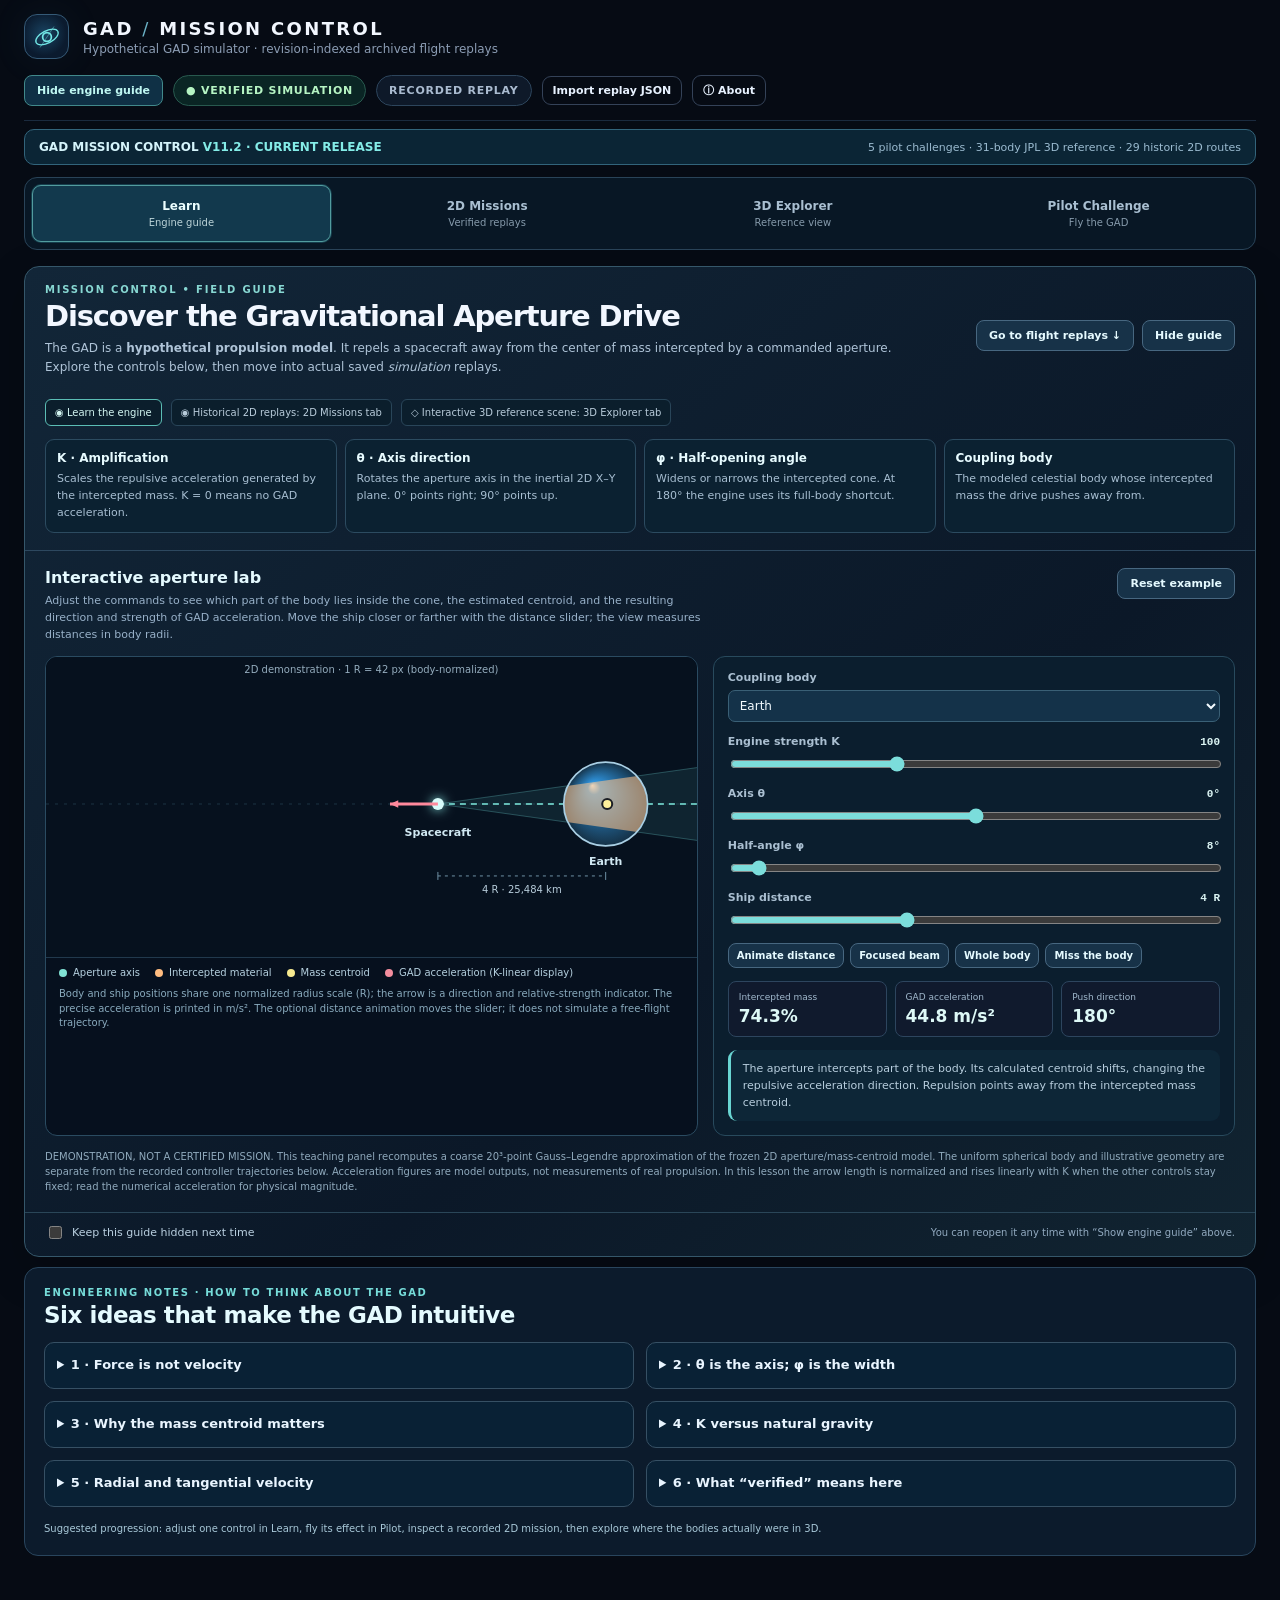
<file: index.html>
<!doctype html>
<html lang="en">
<head>
<meta charset="utf-8">
<meta name="viewport" content="width=device-width,initial-scale=1">
<meta name="color-scheme" content="dark">
<meta name="description" content="GAD Mission Control: interactive educational physics, archived two-dimensional flight replays and JPL Solar System exploration.">
<title>GAD Mission Control · V11.2</title>
<style>html,body{margin:0;background:#060b14;color:#b5d6eb;font:15px system-ui}main{max-width:650px;padding:42px 24px;margin:auto}h1{color:#eafaff;font-size:23px}small{color:#8ea4bd}</style>
</head>
<body>
<main id="boot" role="status"><h1>GAD Mission Control V11.2</h1><p>Loading the current learning lab, mission replay library, JPL 3D viewer, and pilot scenarios…</p><small>The optional high-fidelity moon archive loads only when requested.</small></main>
<noscript>Mission Control requires JavaScript to display simulations.</noscript>
<script defer src="./assets/bootstrap-v11.js?release=11-2"></script>
</body></html>
</file>
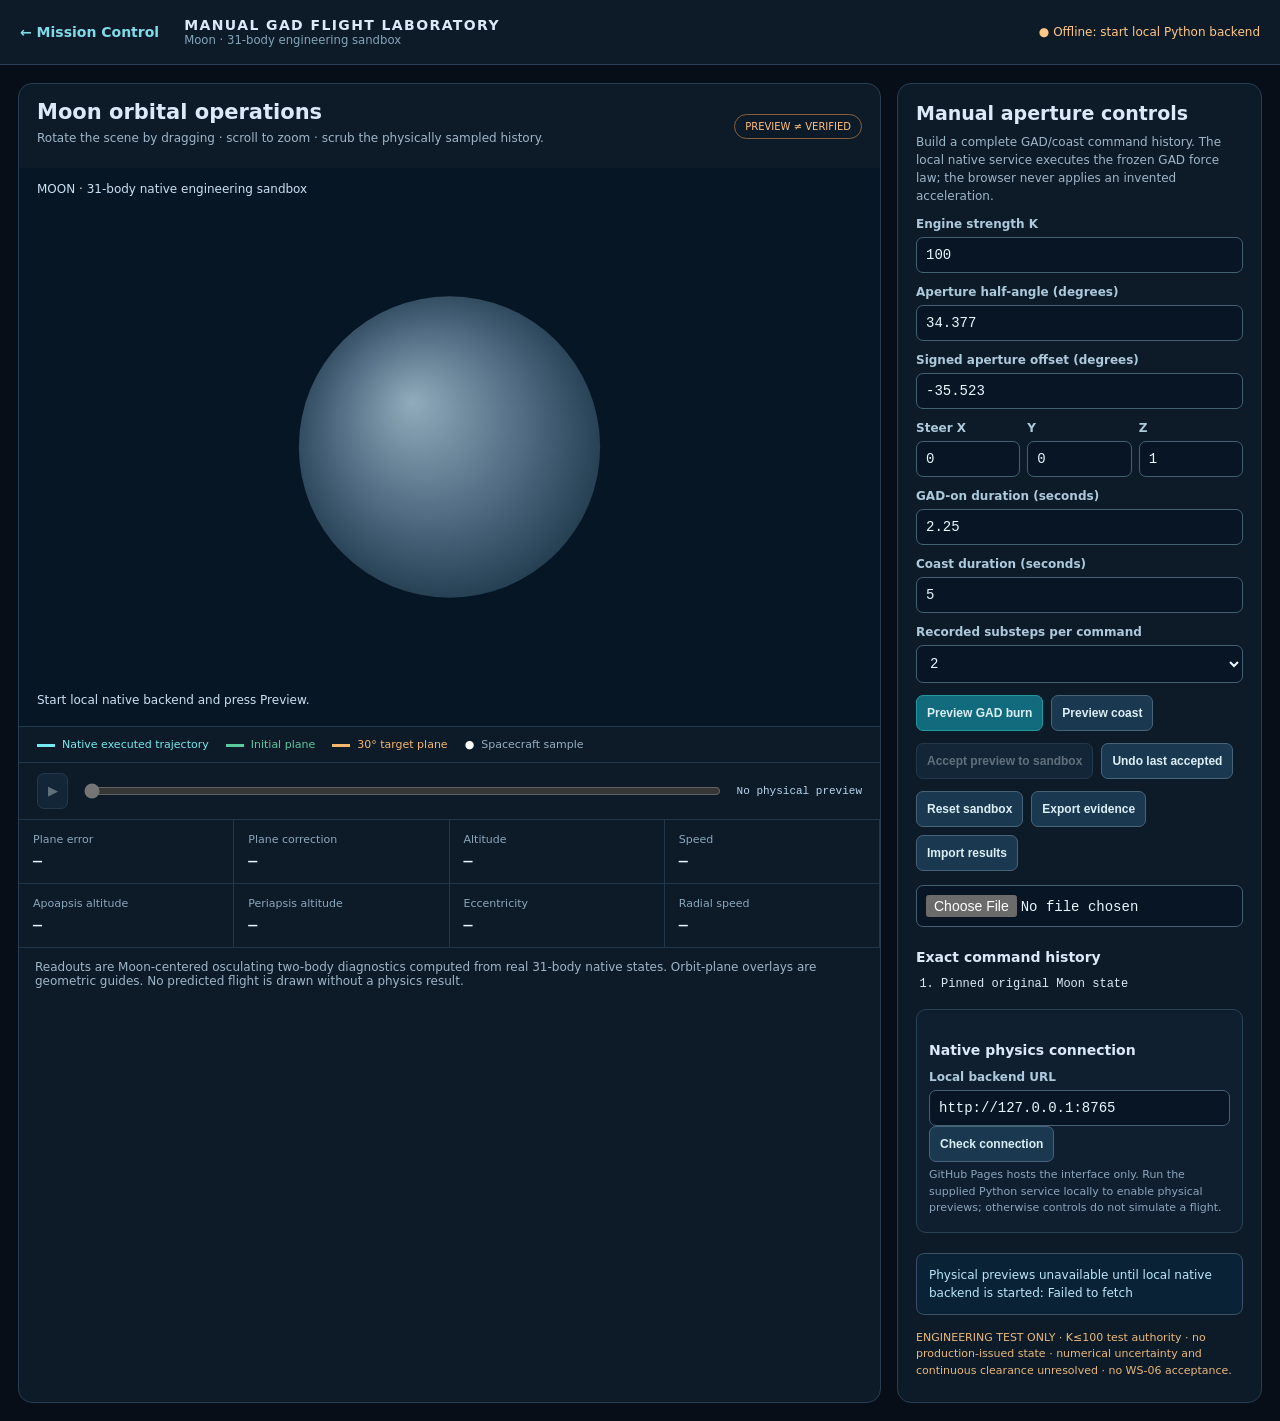
<file: manual-flight/index.html>
<!doctype html>
<html lang="en"><head><meta charset="utf-8"><meta name="viewport" content="width=device-width,initial-scale=1"><meta name="color-scheme" content="dark"><title>Manual GAD Flight Laboratory · Mission Control</title><link rel="stylesheet" href="./lab.css"></head>
<body><header class="top"><a href="../" class="back">← Mission Control</a><div><strong>MANUAL GAD FLIGHT LABORATORY</strong><small>Moon · 31-body engineering sandbox</small></div><span class="state" id="connection">Checking native service…</span></header>
<main><section class="visual"><div class="titlebar"><div><h1>Moon orbital operations</h1><p>Rotate the scene by dragging · scroll to zoom · scrub the physically sampled history.</p></div><span class="pill">PREVIEW ≠ VERIFIED</span></div>
<canvas id="viewport" width="1100" height="650" role="img" aria-label="Rotatable 3D Moon reference sphere, initial and target orbital planes, and native preview trajectory"></canvas>
<div class="legend"><span class="line cyan">Native executed trajectory</span><span class="line green">Initial plane</span><span class="line orange">30° target plane</span><span class="dot">Spacecraft sample</span></div>
<div class="timeline"><button id="play" title="Play sampled trajectory" disabled>▶</button><input type="range" id="scrub" min="0" max="0" value="0" aria-label="Trajectory sample position" disabled><output id="time">No physical preview</output></div>
<div class="readouts" id="readouts"><div><small>Plane error</small><strong id="plane">—</strong></div><div><small>Plane correction</small><strong id="change">—</strong></div><div><small>Altitude</small><strong id="alt">—</strong></div><div><small>Speed</small><strong id="speed">—</strong></div><div><small>Apoapsis altitude</small><strong id="apo">—</strong></div><div><small>Periapsis altitude</small><strong id="peri">—</strong></div><div><small>Eccentricity</small><strong id="ecc">—</strong></div><div><small>Radial speed</small><strong id="radial">—</strong></div></div>
<div class="note">Readouts are Moon-centered osculating two-body diagnostics computed from real 31-body native states. Orbit-plane overlays are geometric guides. No predicted flight is drawn without a physics result.</div></section>
<aside class="controls"><h2>Manual aperture controls</h2><p class="muted">Build a complete GAD/coast command history. The local native service executes the frozen GAD force law; the browser never applies an invented acceleration.</p>
<label>Engine strength K <input id="K" type="number" value="100" min="0.001" max="100" step="0.5"></label>
<label>Aperture half-angle (degrees) <input id="half" type="number" value="34.377" min="0" max="180" step="0.1"></label>
<label>Signed aperture offset (degrees) <input id="offset" type="number" value="-35.523" min="-178" max="178" step="0.25"></label>
<div class="triple"><label>Steer X <input id="sx" type="number" value="0" step="0.1"></label><label>Y <input id="sy" type="number" value="0" step="0.1"></label><label>Z <input id="sz" type="number" value="1" step="0.1"></label></div>
<label>GAD-on duration (seconds) <input id="duration" type="number" value="2.25" min="0.001" max="60" step="0.25"></label>
<label>Coast duration (seconds) <input id="coast" type="number" value="5" min="0.001" max="60" step="1"></label>
<label>Recorded substeps per command <select id="samples"><option>1</option><option selected>2</option><option>4</option><option>8</option></select></label>
<div class="actions"><button id="preview" class="primary">Preview GAD burn</button><button id="coastPreview">Preview coast</button></div>
<div class="actions"><button id="accept" disabled>Accept preview to sandbox</button><button id="undo">Undo last accepted</button></div>
<div class="actions"><button id="reset">Reset sandbox</button><button id="export">Export evidence</button><button id="importBtn">Import results</button><input id="importFile" type="file" accept="application/json" hidden></div>
<h3>Exact command history</h3><ol id="history"><li>Original pinned Moon state (no commands accepted)</li></ol>
<div class="setup"><h3>Native physics connection</h3><label>Local backend URL <input id="endpoint" value="http://127.0.0.1:8765" spellcheck="false" autocomplete="off"></label><button id="recheck">Check connection</button><p>GitHub Pages hosts the interface only. Run the supplied Python service locally to enable physical previews; otherwise controls do not simulate a flight.</p></div>
<div class="status" id="status" role="status" aria-live="polite">Ready. Checking the local evaluator…</div><p class="disclaimer">ENGINEERING TEST ONLY · K≤100 test authority · no production-issued state · numerical uncertainty and continuous clearance unresolved · no WS-06 acceptance.</p>
</aside></main><script defer src="./lab.js"></script></body></html>
</file>
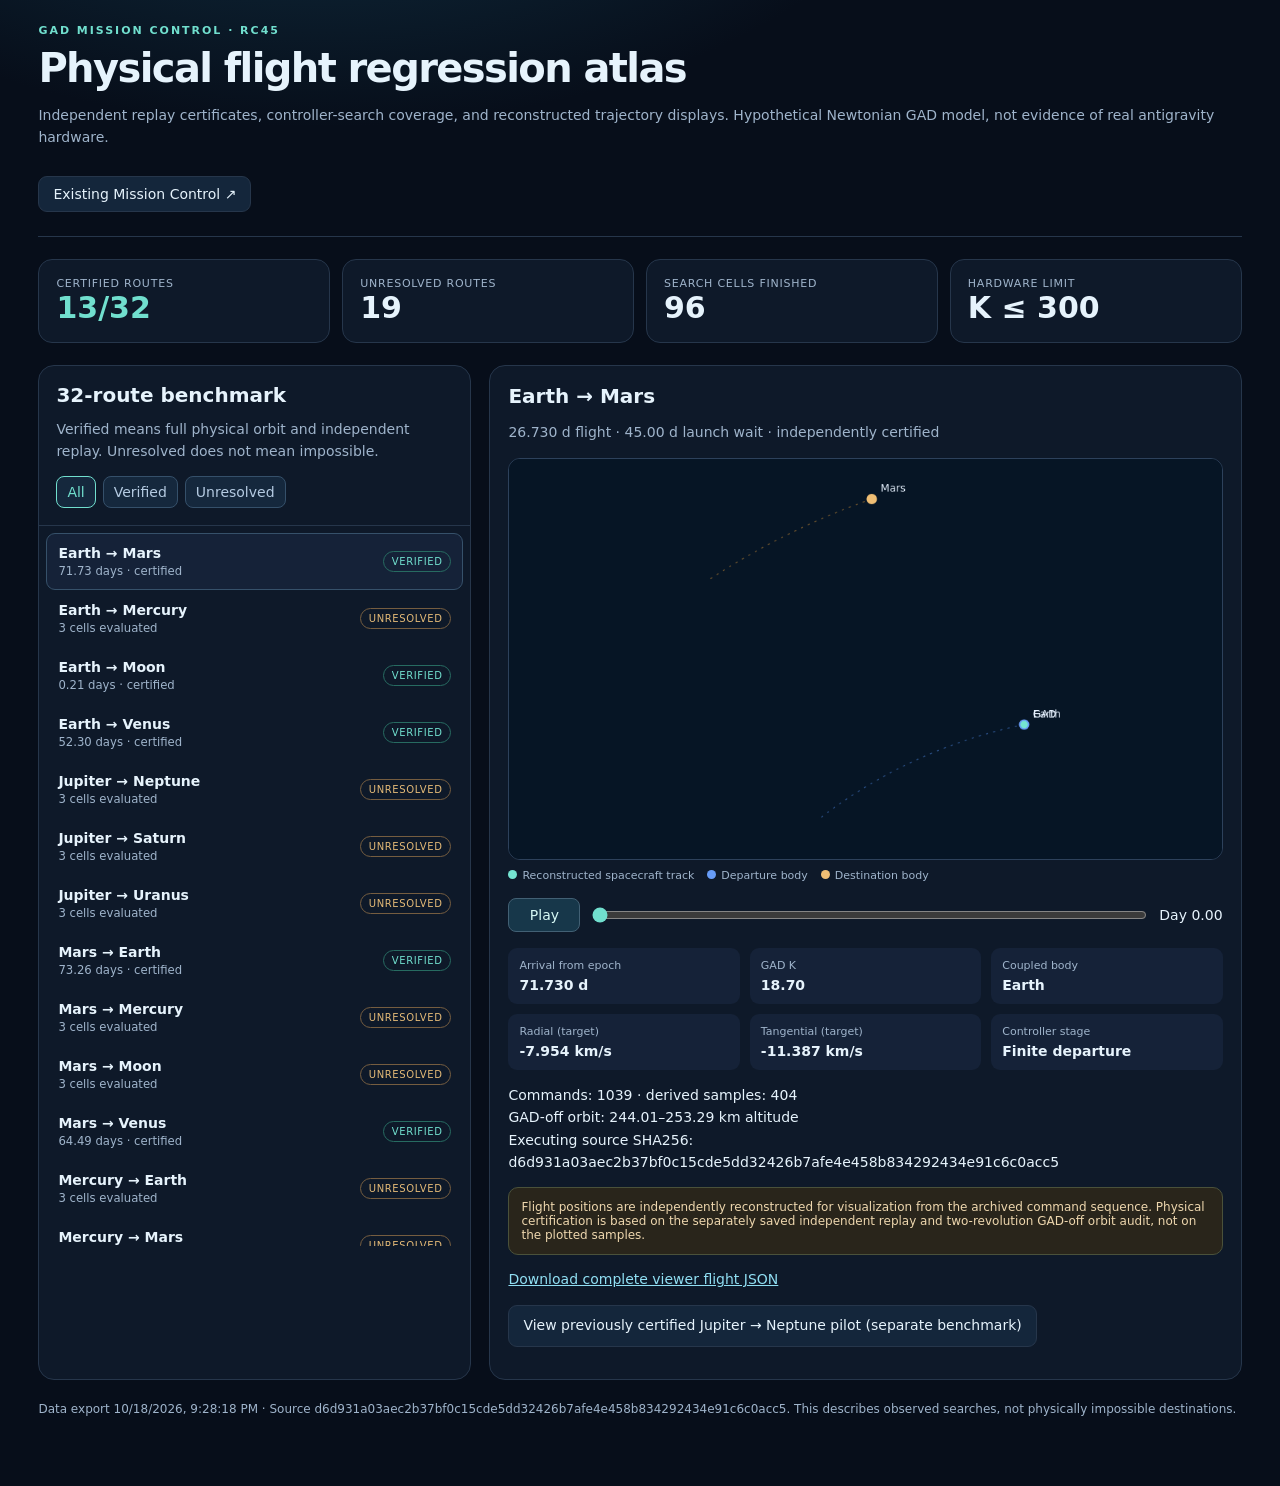
<file: rc45/index.html>
<!DOCTYPE html>
<html lang="en">
<head>
<meta charset="utf-8"><meta name="viewport" content="width=device-width,initial-scale=1">
<title>GAD RC45 / Physical Regression Atlas</title>
<style>
:root{color-scheme:dark;--bg:#070e1a;--surface:#0e1929;--surface2:#152238;--line:#26364b;--mint:#71dfce;--blue:#8eabff;--text:#e6f3fc;--muted:#9fb4cb;--amber:#e4ba77}
*{box-sizing:border-box}html,body{margin:0;background:var(--bg);color:var(--text);font:14px system-ui,-apple-system,Segoe UI,sans-serif}body{background:radial-gradient(900px 500px at 25% -15%,#12364a 0,transparent 70%),var(--bg)}
main{max-width:1440px;margin:auto;padding:24px clamp(16px,3vw,44px) 48px}header{display:flex;justify-content:space-between;align-items:flex-start;gap:14px;flex-wrap:wrap;padding-bottom:24px;border-bottom:1px solid var(--line)}.eyebrow{font-size:11px;letter-spacing:.18em;color:var(--mint);font-weight:800}h1{margin:8px 0;font-size:clamp(22px,4vw,40px);font-weight:750;letter-spacing:-.04em}h2{margin:0 0 12px;font-size:20px}p{line-height:1.55;color:var(--muted)}.muted{color:var(--muted)}small{color:var(--muted)}a{color:#90dff3}button,input,select{font:inherit}button{cursor:pointer}.outline{display:inline-flex;padding:9px 14px;background:#14263b;color:var(--text);border:1px solid var(--line);border-radius:9px;text-decoration:none}
.stats{display:grid;grid-template-columns:repeat(4,minmax(0,1fr));gap:12px;margin:22px 0}.stat{padding:17px;background:var(--surface);border:1px solid var(--line);border-radius:14px}.stat strong{font-size:clamp(23px,3vw,30px);display:block}.stat label{display:block;color:var(--muted);font-size:11px;letter-spacing:.07em;text-transform:uppercase}.stat.ver strong{color:var(--mint)}
.layout{display:grid;grid-template-columns:minmax(300px,.95fr) minmax(0,1.65fr);gap:18px}.panel{background:var(--surface);border:1px solid var(--line);border-radius:16px;overflow:hidden}.head{padding:17px;border-bottom:1px solid var(--line)}.head p{margin:6px 0 0}.filter{display:flex;gap:7px;flex-wrap:wrap;margin-top:13px}.filter button{border:1px solid #35506a;background:#15283d;color:#b5cbe2;padding:7px 10px;border-radius:8px}.filter button.active{border-color:var(--mint);color:var(--mint)}.route-list{max-height:720px;overflow:auto;padding:7px}.route{display:flex;justify-content:space-between;align-items:center;width:100%;text-align:left;border:1px solid transparent;background:transparent;color:var(--text);padding:11px;border-radius:9px;gap:10px}.route:hover,.route.active{background:var(--surface2);border-color:#36516a}.route span strong{display:block;margin-bottom:3px}.route span small{display:block}.pill{font-size:10px;letter-spacing:.06em;text-transform:uppercase;border:1px solid #755d40;color:var(--amber);border-radius:20px;padding:4px 8px;white-space:nowrap}.pill.ok{color:var(--mint);border-color:#276b61}
#viewer{padding:18px}#playCanvas{display:block;width:100%;aspect-ratio:16/9;background:#071321;border:1px solid #2d415b;border-radius:12px} .transport{display:flex;gap:10px;align-items:center;margin:16px 0}.transport input{flex:1;accent-color:var(--mint)}.transport button{border:1px solid #426074;border-radius:8px;background:#17374a;color:#d7f9f5;padding:8px 13px;min-width:72px}.metrics{display:grid;grid-template-columns:repeat(3,minmax(0,1fr));gap:10px}.metric{padding:11px;background:var(--surface2);border-radius:9px;min-width:0}.metric small{display:block;font-size:11px}.metric strong{display:block;margin-top:5px;font-size:14px;overflow-wrap:anywhere}.legend{display:flex;gap:13px;color:var(--muted);font-size:11px;flex-wrap:wrap;margin:9px 0 15px}.dot{display:inline-block;width:9px;height:9px;border-radius:50%;margin-right:5px}.note{padding:12px;border:1px solid #4a513a;background:#29251b;font-size:12px;color:#eed7ae;border-radius:10px}.info{margin:14px 0;line-height:1.6;white-space:pre-line}.logline{font-family:ui-monospace,monospace;font-size:11px;overflow-wrap:anywhere}footer{color:var(--muted);margin:22px 0;font-size:12px}
@media(max-width:860px){.stats{grid-template-columns:repeat(2,minmax(0,1fr))}.layout{grid-template-columns:1fr}.route-list{max-height:300px}}@media(max-width:400px){.metrics{grid-template-columns:repeat(2,minmax(0,1fr))}}
</style>
</head><body><main>
<header><div><div class="eyebrow">GAD MISSION CONTROL · RC45</div><h1>Physical flight regression atlas</h1><p>Independent replay certificates, controller-search coverage, and reconstructed trajectory displays. Hypothetical Newtonian GAD model, not evidence of real antigravity hardware.</p></div><a class="outline" href="../index.html">Existing Mission Control ↗</a></header>
<div class="stats" aria-live="polite"><div class="stat ver"><label>Certified routes</label><strong id="verified">—</strong></div><div class="stat"><label>Unresolved routes</label><strong id="unresolved">—</strong></div><div class="stat"><label>Search cells finished</label><strong id="cells">—</strong></div><div class="stat"><label>Hardware limit</label><strong>K ≤ 300</strong></div></div>
<div class="layout"><section class="panel"><div class="head"><h2>32-route benchmark</h2><p>Verified means full physical orbit and independent replay. Unresolved does not mean impossible.</p><div class="filter"><button class="active" data-filter="all">All</button><button data-filter="VERIFIED_ROUTE">Verified</button><button data-filter="UNRESOLVED_SEARCH">Unresolved</button></div></div><div class="route-list" id="routes"></div></section>
<section class="panel"><div id="viewer"><h2 id="missionName">Select a route</h2><p id="missionSummary">Flight replays are available only for independently certified missions.</p><canvas id="playCanvas" width="960" height="540"></canvas><div class="legend"><span><i class="dot" style="background:#74e4d1"></i>Reconstructed spacecraft track</span><span><i class="dot" style="background:#679cf7"></i>Departure body</span><span><i class="dot" style="background:#efbe74"></i>Destination body</span></div><div class="transport"><button id="toggle" disabled>Play</button><input aria-label="Flight progression" id="seek" type="range" min="0" max="1000" value="0" disabled><span id="clock">—</span></div><div class="metrics"><div class="metric"><small>Arrival from epoch</small><strong id="arrival">—</strong></div><div class="metric"><small>GAD K</small><strong id="kvalue">—</strong></div><div class="metric"><small>Coupled body</small><strong id="coupled">—</strong></div><div class="metric"><small>Radial (target)</small><strong id="radial">—</strong></div><div class="metric"><small>Tangential (target)</small><strong id="tangential">—</strong></div><div class="metric"><small>Controller stage</small><strong id="stage">—</strong></div></div><div class="info" id="details"></div><div class="note">Flight positions are independently reconstructed for visualization from the archived command sequence. Physical certification is based on the separately saved independent replay and two-revolution GAD-off orbit audit, not on the plotted samples.</div><p><a id="jsonlink" href="#" hidden>Open full flight JSON</a></p><p><button class="outline" id="priorPilot" type="button">View previously certified Jupiter → Neptune pilot (separate benchmark)</button></p></div></section></div>
<footer id="footer">Source hashes, search diagnostic statuses, and command histories are retained alongside the portable regression package. Data is never displayed as verified unless it has a source-bound independent certificate.</footer>
</main>
<script>
(async()=>{
'use strict';

// RC45 replay archive. This packs the original GitHub Pages JSON payloads
// without changing any verified-route flags or flight measurements.
// A legacy uncompressed JSON file can still be downloaded from the viewer.
const rc45Archive = (async () => {
  const parts = await Promise.all(['a','b','c'].map(async p => {
    const r = await fetch('./payload_'+p+'.b64');
    if (!r.ok) throw Error('RC45 payload '+p+' unavailable');
    return (await r.text()).trim();
  }));
  const binary = atob(parts.join(''));
  const bytes = Uint8Array.from(binary, ch => ch.charCodeAt(0));
  if (typeof DecompressionStream !== 'function')
    throw Error('This browser requires gzip DecompressionStream support');
  const decoded = new Blob([bytes]).stream().pipeThrough(new DecompressionStream('gzip'));
  const archive = JSON.parse(await new Response(decoded).text());
  if (!archive['manifest.json'] || !archive['references/index.json'])
    throw Error('RC45 archive manifest missing');
  return archive;
})();
async function rc45Fetch(url) {
  const key = url.replace(/^\.\//,'');
  const all = await rc45Archive;
  if (!Object.prototype.hasOwnProperty.call(all,key)) return {ok:false};
  return {ok:true,json:async()=>all[key]};
}
let rc45DownloadUrl = null;
function setRc45JsonDownload(name, data) {
  if (rc45DownloadUrl) URL.revokeObjectURL(rc45DownloadUrl);
  rc45DownloadUrl = URL.createObjectURL(new Blob([JSON.stringify(data)],{type:'application/json'}));
  const link = $('jsonlink');
  link.href = rc45DownloadUrl;
  link.download = name;
  link.textContent = 'Download complete viewer flight JSON';
  link.hidden = false;
}

const $=x=>document.getElementById(x),canvas=$('playCanvas'),ctx=canvas.getContext('2d');
const fmt=(x,n=2)=>Number.isFinite(x)?x.toFixed(n):'—';
const text=(id,s)=>$(id).textContent=s;
let routes=[],selected=null,flight=null,filtered='all',sampleIndex=0,playing=false,frame=0;
function stageName(n){return ({1:'Finite departure',2:'Departure trim',3:'Ballistic coast',4:'Capture / insertion',5:'GAD-off orbit'})[n]||'Pre-launch'}
function emptyFrame(message){ctx.fillStyle='#081827';ctx.fillRect(0,0,canvas.width,canvas.height);ctx.textAlign='center';ctx.fillStyle='#a9bfd7';ctx.font='20px system-ui';ctx.fillText(message,canvas.width/2,canvas.height/2);ctx.textAlign='start'}
function draw(){
 if(!flight?.states?.length){emptyFrame('No certified flight replay for this search');return}
 let states=flight.states,s=states[sampleIndex],w=canvas.width,h=canvas.height;
 const coords=states.flatMap(d=>[[d[1],d[2]],[d[5],d[6]],[d[7],d[8]]]);
 // Fit every route and moving-body path, maintaining adequate margin.
 let minx=Math.min(...coords.map(d=>d[0])),maxx=Math.max(...coords.map(d=>d[0]));
 let miny=Math.min(...coords.map(d=>d[1])),maxy=Math.max(...coords.map(d=>d[1]));
 let span=Math.max(maxx-minx,maxy-miny,1),sc=.80*Math.min(w,h)/span,cx=(minx+maxx)/2,cy=(miny+maxy)/2;
 function xy(x,y){return [w/2+(x-cx)*sc,h/2-(y-cy)*sc]}
 ctx.clearRect(0,0,w,h);ctx.fillStyle='#061525';ctx.fillRect(0,0,w,h);
 function path(ix,iy,color,last=states.length-1,width=1.5,dash=[]){ctx.beginPath();ctx.setLineDash(dash);for(let i=0;i<=last;i++){const p=xy(states[i][ix],states[i][iy]);if(i===0)ctx.moveTo(...p);else ctx.lineTo(...p)}ctx.strokeStyle=color;ctx.lineWidth=width;ctx.stroke();ctx.setLineDash([])}
 path(5,6,'#294d82',states.length-1,1.4,[3,7]);path(7,8,'#67502e',states.length-1,1.4,[3,7]);path(1,2,'#74e4d1',sampleIndex,2.5);
 function dot(x,y,color,r,name){const p=xy(x,y);ctx.beginPath();ctx.arc(...p,r,0,2*Math.PI);ctx.fillStyle=color;ctx.fill();ctx.font='14px system-ui';ctx.fillStyle='#e5f0fd';ctx.fillText(name,p[0]+12,p[1]-10)}
 dot(s[5],s[6],'#679cf7',7,flight.meta.source);dot(s[7],s[8],'#efbe74',7,flight.meta.destination);dot(s[1],s[2],'#74e4d1',5,'GAD');
 const t=s[0];let lo=0,hi=flight.commands.length-1;while(lo<hi){let mid=Math.ceil((lo+hi)/2);if(flight.commands[mid][0]<=t)lo=mid;else hi=mid-1}
 const cmd=flight.commands[lo]||[];
 text('clock','Day '+fmt(t/86400,2));text('kvalue',fmt(cmd[3],2));text('coupled',cmd[1]?cmd[2]:'OFF');text('radial',fmt(s[12],3)+' km/s');text('tangential',fmt(s[13],3)+' km/s');text('stage',stageName(s[14]));
}
function progress(ix){sampleIndex=Math.max(0,Math.min(ix,flight.states.length-1));$('seek').value=Math.round(sampleIndex/Math.max(1,flight.states.length-1)*1000);draw()}
function animate(ts){if(!playing)return;let n=Math.max(1,Math.floor(flight.states.length/550));progress(sampleIndex+n);if(sampleIndex>=flight.states.length-1){playing=false;text('toggle','Play');return}frame=requestAnimationFrame(animate)}
function stop(){playing=false;cancelAnimationFrame(frame);text('toggle','Play')}
async function choose(id){stop();selected=routes.find(r=>r.id===id);routeButtons();flight=null;text('missionName',selected.source+' → '+selected.destination);text('arrival',selected.arrival_days===null?'Not verified':fmt(selected.arrival_days,3)+' d');
 $('jsonlink').hidden=true;$('seek').disabled=true;$('toggle').disabled=true;
 if(selected.status!=='VERIFIED_ROUTE'||!selected.site_viewer_file){text('missionSummary','No independently certified flight for this route in the completed search cells.');text('details',selected.search_cells_completed+'/'+selected.search_cells_planned+' search cells completed\nBest observed coarse miss: '+(selected.best_screened_miss_target_radii===null?'unknown':fmt(selected.best_screened_miss_target_radii,2)+' target radii')+'\nOutcome counts: '+JSON.stringify(selected.physical_outcome_counts||{}));draw();return}
 text('missionSummary','Loading certified trajectory replay…');try{
  let response=await rc45Fetch('./'+selected.site_viewer_file);if(!response.ok)throw new Error('Missing viewer data');flight=await response.json();
  if(flight.meta.source_bound_certificate!==true||flight.meta.independent_replay_verified!==true)throw new Error('Certification not present');
  text('missionSummary',`${fmt(flight.meta.flight_days,3)} d flight · ${fmt(flight.meta.launch_wait_days,2)} d launch wait · independently certified`);
  text('details',`Commands: ${flight.meta.command_count} · derived samples: ${flight.meta.state_count}\nGAD-off orbit: ${fmt(flight.meta.cert_min_alt_km,2)}–${fmt(flight.meta.cert_max_alt_km,2)} km altitude\nExecuting source SHA256: ${flight.meta.original_controller_sha256}`);
  $('seek').disabled=false;$('toggle').disabled=false;setRc45JsonDownload(selected.id+'.json',flight);progress(0);
 }catch(e){text('missionSummary','Viewer data unavailable: '+e.message);draw()}
}
async function loadPriorPilot(){
 stop();selected={id:'rc45_pilot_jupiter_neptune'};routeButtons();flight=null;
 text('missionName','Prior certified pilot · Jupiter → Neptune');
 text('arrival','319.800 d (prior pilot)');text('missionSummary','Loading independently certified pilot, not counted in this 32-route campaign…');
 $('jsonlink').hidden=true;$('seek').disabled=true;$('toggle').disabled=true;
 try{
  const idxRes=await rc45Fetch('./references/index.json');if(!idxRes.ok)throw Error('Reference index missing');
  const idx=await idxRes.json();if(idx.not_counted_in_current_32_route_sweep!==true)throw Error('Reference provenance invalid');
  const url='./'+idx.viewer_file;const resp=await rc45Fetch(url);if(!resp.ok)throw Error('Pilot viewer file missing');
  const payload=await resp.json();if(payload.meta.source_bound_certificate!==true||payload.meta.independent_replay_verified!==true)throw Error('Pilot lacks certification');
  if(payload.meta.original_controller_sha256!==idx.source_sha256)throw Error('Pilot source does not match the reference');
  flight=payload;
  text('missionSummary','319.800-day independently certified RC45 pilot · NOT a newly verified pass from this 32-route regression');
  text('details',`Separate pilot evidence: ${flight.meta.command_count} exact commands; ${flight.meta.state_count} derived visualization states\nGAD-off verified orbital altitude ${fmt(flight.meta.cert_min_alt_km,2)}–${fmt(flight.meta.cert_max_alt_km,2)} km\nSource SHA256: ${flight.meta.original_controller_sha256}\nThe matrix Jupiter → Neptune route remains unresolved in this campaign.`);
  $('seek').disabled=false;$('toggle').disabled=false;setRc45JsonDownload('rc45_pilot_jupiter_neptune.json',payload);progress(0);
 }catch(e){text('missionSummary','Pilot data not available: '+e.message);draw()}
}
$('priorPilot').onclick=loadPriorPilot;
function routeButtons(){const target=$('routes');target.replaceChildren();for(const r of routes){if(filtered!=='all' && (filtered==='UNRESOLVED_SEARCH'?r.status==='VERIFIED_ROUTE':r.status!==filtered))continue;let b=document.createElement('button');b.className='route'+(selected?.id===r.id?' active':'');let span=document.createElement('span'),title=document.createElement('strong'),desc=document.createElement('small'),pill=document.createElement('span');title.textContent=r.source+' → '+r.destination;desc.textContent=r.status==='VERIFIED_ROUTE'?fmt(r.arrival_days,2)+' days · certified':r.search_cells_completed+' cells evaluated';pill.className='pill'+(r.status==='VERIFIED_ROUTE'?' ok':'');pill.textContent=r.status==='VERIFIED_ROUTE'?'VERIFIED':'UNRESOLVED';span.append(title,desc);b.append(span,pill);b.onclick=()=>choose(r.id);target.append(b)}}
function initialize(doc){routes=doc.route_records;let cert=routes.filter(r=>r.status==='VERIFIED_ROUTE').length;text('verified',cert+'/32');text('unresolved',32-cert);text('cells',doc.completed_search_cells);routeButtons();choose((routes.find(r=>r.status==='VERIFIED_ROUTE')||routes[0]).id);text('footer',`Data export ${new Date(doc.date_utc).toLocaleString()} · Source ${doc.source_sha256}. This describes observed searches, not physically impossible destinations.`)}
for(const b of document.querySelectorAll('[data-filter]'))b.onclick=()=>{filtered=b.dataset.filter;document.querySelectorAll('[data-filter]').forEach(x=>x.classList.toggle('active',x===b));routeButtons()};
$('seek').oninput=()=>{if(flight){stop();progress(Math.round(+$('seek').value/1000*(flight.states.length-1)))}};
$('toggle').onclick=()=>{if(!flight)return;if(playing){stop()}else{if(sampleIndex>=flight.states.length-1)progress(0);playing=true;text('toggle','Pause');frame=requestAnimationFrame(animate)}};
emptyFrame('Loading the RC45 campaign…');
try{let response=await rc45Fetch('./manifest.json');if(!response.ok)throw Error('manifest.json not found');initialize(await response.json())}
catch(e){emptyFrame('Data manifest unavailable');text('missionSummary','Load via GitHub Pages or a local HTTP server: '+e.message)}
})();
</script>
</body></html>
</file>
<file: manual-flight/lab.css>
:root{font:14px system-ui,sans-serif;color:#dbe9f8;background:#070e18}*{box-sizing:border-box}body{margin:0}.top{min-height:65px;border-bottom:1px solid #284057;background:#0d1b29;display:flex;align-items:center;gap:25px;padding:12px 20px}.top .back{color:#80dbe9;text-decoration:none;font-weight:700}.top strong{display:block;letter-spacing:.1em}.top small{display:block;color:#82a5b8}.state{margin-left:auto;color:#ffc785;font-size:12px}main{max-width:1800px;margin:auto;padding:18px;display:grid;grid-template-columns:minmax(0,1fr) minmax(315px,365px);gap:16px}.visual,.controls{border:1px solid #263e54;border-radius:14px;background:#0d1b29;overflow:hidden}.titlebar{padding:16px 18px;display:flex;justify-content:space-between;gap:10px;align-items:center}h1{font-size:21px;margin:0 0 3px}h2{font-size:19px;margin:0 0 9px}h3{font-size:14px;margin:22px 0 9px}p{line-height:1.5;margin:5px 0}.titlebar p,.muted,.note{font-size:12px;color:#9fb6c8}.pill{border:1px solid #865e3e;color:#ffc07f;padding:6px 10px;border-radius:99px;font-size:10px;white-space:nowrap}canvas{display:block;width:100%;height:min(62vh,650px);background:#071624;touch-action:none;cursor:grab}.legend{display:flex;flex-wrap:wrap;gap:17px;padding:11px 18px;color:#96aec1;font-size:11px;border-top:1px solid #20384c}.line::before{content:"";display:inline-block;width:18px;height:3px;margin-right:7px;vertical-align:middle;background:currentColor}.cyan{color:#74e9ef}.green{color:#57cb9d}.orange{color:#f6b66c}.dot::before{content:"●";color:#fff;margin-right:7px}.timeline{display:flex;align-items:center;gap:14px;padding:10px 18px;border-top:1px solid #20384c}.timeline input{flex:1}.timeline output{font:11px ui-monospace,monospace;color:#b7d7f0;min-width:92px;text-align:right}.readouts{display:grid;grid-template-columns:repeat(4,minmax(0,1fr));border-top:1px solid #20384c}.readouts>div{padding:13px 14px;border-right:1px solid #20384c;border-bottom:1px solid #20384c}.readouts small{display:block;font-size:11px;color:#8aa8bd}.readouts strong{display:block;font:700 15px ui-monospace,monospace;margin-top:7px;color:#e7fbff}.note{padding:12px 16px}.controls{padding:18px}.controls label{display:block;color:#adc9dc;font-size:12px;font-weight:650;margin-top:12px}.controls input,.controls select{display:block;width:100%;margin-top:6px;background:#081524;color:#e9f8ff;border:1px solid #436075;border-radius:7px;padding:9px;font:14px ui-monospace,monospace}.controls input:focus{outline:2px solid #69cfeb}.triple{display:grid;grid-template-columns:repeat(3,1fr);gap:7px}.actions{display:flex;gap:8px;margin-top:12px;flex-wrap:wrap}button{background:#1a3850;color:#dceff5;border:1px solid #49647a;border-radius:7px;padding:10px;cursor:pointer;font-weight:700;font-size:12px}button:disabled{opacity:.4;cursor:not-allowed}button.primary{background:#116b7d;border-color:#2099a1}.status{border:1px solid #365169;border-radius:8px;padding:12px;margin-top:20px;background:#0a2236;color:#bce6fa;font-size:12px;line-height:1.5}.disclaimer{font-size:11px;color:#e9b879;margin-top:15px}.setup{padding:10px 12px;background:#101f30;border:1px solid #284258;border-radius:10px;margin-top:18px}.setup p{color:#89a5bb;font-size:11px}#history{padding-left:25px;font:12px ui-monospace,monospace;max-height:160px;overflow:auto}@media(max-width:980px){main{grid-template-columns:1fr}canvas{height:50vh}.readouts{grid-template-columns:repeat(2,1fr)}}
</file>
